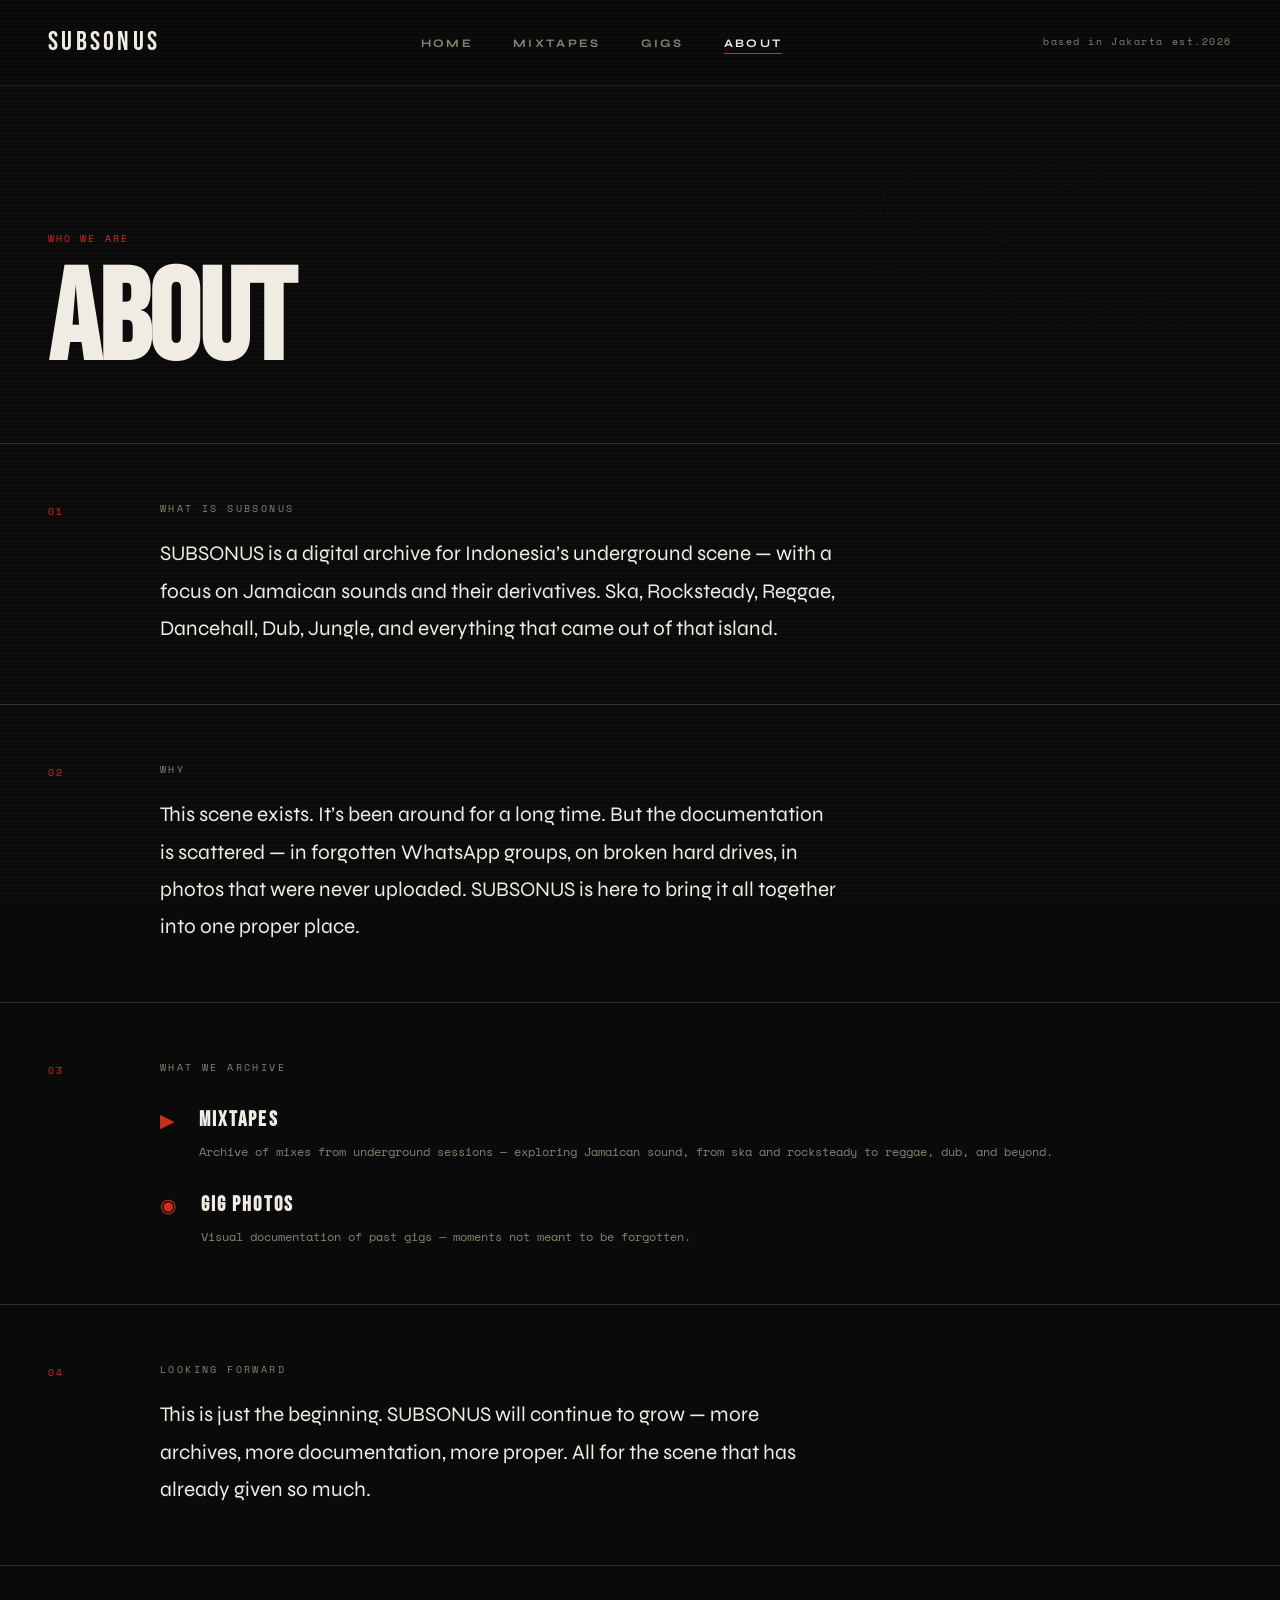
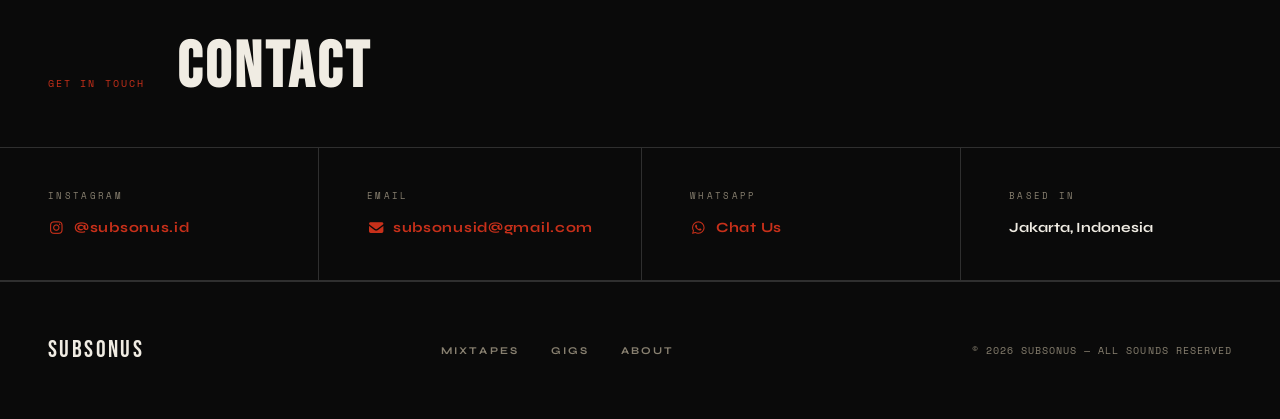
<file: html/about.html>
<!DOCTYPE html>
<html lang="id">
<head>
  <meta charset="UTF-8" />
  <meta name="viewport" content="width=device-width, initial-scale=1.0"/>

  <!-- SEO -->
  <title>About SUBSONUS | Indonesian Underground Sound Archive</title>
  <meta name="description" content="Learn about SUBSONUS, an archive documenting Indonesian underground music scene, mixtapes, gig moments, and Jamaican sound influence." />
  <meta name="keywords" content="about subsonus, underground music indonesia, reggae indonesia, sound system culture" />
  <meta name="author" content="SUBSONUS" />

  <!-- Canonical -->
  <link rel="canonical" href="https://subsonusid.netlify.app/html/about" />

  <!-- Open Graph -->
  <meta property="og:title" content="About SUBSONUS" />
  <meta property="og:description" content="Discover the story behind SUBSONUS and its role in documenting underground sound culture." />
  <meta property="og:image" content="https://subsonusid.com/image/og-image.jpg" />
  <meta property="og:url" content="https://subsonusid.com/html/mixtapes" />
  <meta property="og:type" content="article" />

  <!-- Twitter -->
  <meta name="twitter:card" content="summary_large_image" />
  <meta name="twitter:title" content="About SUBSONUS" />
  <meta name="twitter:description" content="Indonesian underground sound archive." />
  <meta name="twitter:image" content="https://subsonusid.netlify.app/html/about" />

  <!-- Theme -->
  <meta name="theme-color" content="#000000" />

  <!-- CSS -->
  <link rel="stylesheet" href="../css/style.css" />
  <link rel="stylesheet" href="../css/about.css" />

  <!-- Fonts -->
  <link href="https://fonts.googleapis.com/css2?family=Bebas+Neue&family=Space+Mono:ital,wght@0,400;0,700;1,400&family=Syne:wght@400;700;800&display=swap" rel="stylesheet"/>

  <!-- Icons -->
  <link rel="stylesheet" href="../fontawesome/css/all.min.css">

  <!-- Favicon -->
 <link rel="icon" href="/favicon.ico" type="image/x-icon">
<link rel="icon" type="image/svg+xml" href="/subsonus_favicon.svg">

<!-- Google tag (gtag.js) -->
<script async src="https://www.googletagmanager.com/gtag/js?id=G-J6DMFSLG07"></script>
<script>
  window.dataLayer = window.dataLayer || [];
  function gtag(){dataLayer.push(arguments);}
  gtag('js', new Date());

  gtag('config', 'G-J6DMFSLG07');
</script>

</head>
<body>

  <div class="noise"></div>

  <!-- NAV -->
  <nav class="nav">
    <div class="nav-logo">SUBSONUS</div>
    <ul class="nav-links">
      <li><a href="../index.html">HOME</a></li>
      <li><a href="mixtapes.html">MIXTAPES</a></li>
      <li><a href="gigs.html">GIGS</a></li>
      <li><a href="about.html" class="active">ABOUT</a></li>
    </ul>
    <button class="hamburger" id="hamburger">
      <span></span><span></span><span></span>
    </button>
    <div class="nav-tag">based in Jakarta est.2026</div>
  </nav>

  <!-- PAGE HEADER -->
  <header class="page-header">
    <div class="page-header-bg">ABOUT</div>
    <p class="page-eyebrow">WHO WE ARE</p>
    <h1 class="page-title">ABOUT</h1>
  </header>

  <!-- MAIN ABOUT SECTION -->
  <section class="about-wrap">

    <div class="about-statement">
      <div class="statement-num">01</div>
      <div class="statement-body">
        <span class="statement-tag">WHAT IS SUBSONUS</span>
        <p class="statement-text">
          SUBSONUS is a digital archive for Indonesia’s underground scene —
          with a focus on Jamaican sounds and their derivatives. Ska, Rocksteady,
          Reggae, Dancehall, Dub, Jungle, and everything that came out of that island.

        </p>
      </div>
    </div>

    <div class="about-statement">
      <div class="statement-num">02</div>
      <div class="statement-body">
        <span class="statement-tag">WHY</span>
        <p class="statement-text">
          This scene exists. It’s been around for a long time. But the documentation is scattered —
           in forgotten WhatsApp groups, on broken hard drives,
           in photos that were never uploaded. SUBSONUS is here
           to bring it all together into one proper place.
        </p>
      </div>
    </div>

    <div class="about-statement">
      <div class="statement-num">03</div>
      <div class="statement-body">
        <span class="statement-tag">WHAT WE ARCHIVE</span>
        <div class="archive-list">
          <div class="archive-item">
            <span class="archive-icon">▶</span>
            <div>
              <a href="mixtapes.html"><strong>MIXTAPES</strong></a>
               <p>Archive of mixes from underground sessions — exploring Jamaican sound, from ska and rocksteady to reggae, dub, and beyond.</p>
            </div>
          </div>
          <div class="archive-item">
            <span class="archive-icon">◉</span>
            <div>
              <a href="gigs.html"><strong>GIG PHOTOS</strong></a>
              <p>Visual documentation of past gigs — moments not meant to be forgotten.</p>
            </div>
          </div>
          <!-- <div class="archive-item">
            <span class="archive-icon">◈</span>
            <div>
              <strong>VINYL RECORDS</strong>
              <p>Pressing dan rilisan dari dalam scene. Artefak fisik dari musik yang kita cintai.</p>
            </div> -->
          </div>
        </div>
      </div>
    </div>

    <div class="about-statement">
      <div class="statement-num">04</div>
      <div class="statement-body">
        <span class="statement-tag">LOOKING FORWARD</span>
        <p class="statement-text">
          This is just the beginning. SUBSONUS will continue to grow —
           more archives, more documentation, more proper.
           All for the scene that has already given so much.
        </p>
      </div>
    </div>

  </section>

  <!-- CONTACT SECTION -->
  <section class="contact-wrap">
    <div class="contact-header">
      <span class="page-eyebrow">GET IN TOUCH</span>
      <h2 class="contact-title">CONTACT</h2>
    </div>

    <div class="contact-grid">

        <div class="contact-item">
    <span class="contact-label">INSTAGRAM</span>
    <a href="https://www.instagram.com/subsonus.id/" target="_blank" class="contact-link">
      <i class="fa-brands fa-instagram"></i> @subsonus.id 
    </a>
  </div>

  <div class="contact-item">
    <span class="contact-label">EMAIL</span>
    <a href="mailto:subsonusid@gmail.com" class="contact-link">
      <i class="fa-solid fa-envelope"></i> subsonusid@gmail.com 
    </a>
  </div>

  <div class="contact-item">
    <span class="contact-label">WHATSAPP</span>
    <a href="https://wa.me/6289510541786" target="_blank" class="contact-link">
      <i class="fa-brands fa-whatsapp"></i> Chat Us
    </a>
  </div>

      <div class="contact-item">
        <span class="contact-label">BASED IN</span>
        <span class="contact-text">Jakarta, Indonesia</span>
      </div>

    </div>
  </section>

  <!-- FOOTER -->
  <footer class="footer">
    <div class="footer-logo">SUBSONUS</div>
    <div class="footer-links">
      <a href="mixtapes.html">MIXTAPES</a>
      <a href="gigs.html">GIGS</a>
      <a href="about.html">ABOUT</a>
    </div>
    <div class="footer-copy">© 2026 SUBSONUS — ALL SOUNDS RESERVED</div>
  </footer>

  <script>
    const hamburger = document.getElementById('hamburger');
    const navLinks  = document.querySelector('.nav-links');
    hamburger.addEventListener('click', () => {
      hamburger.classList.toggle('open');
      navLinks.classList.toggle('open');
    });
  </script>

</body>
</html>
</file>
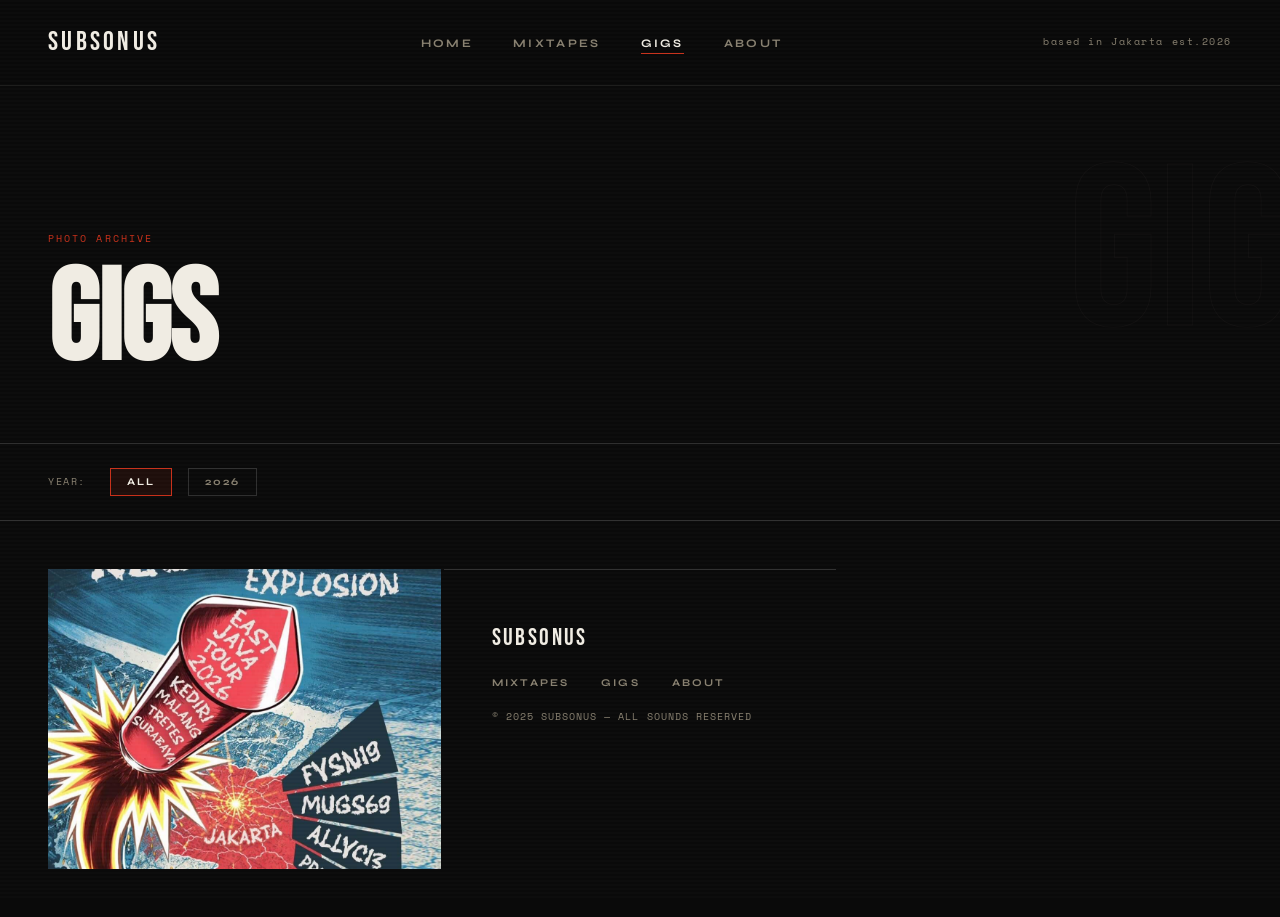
<file: html/gigs.html>
<!DOCTYPE html>
<html lang="id">
<head>
  <meta charset="UTF-8" />
  <meta name="viewport" content="width=device-width, initial-scale=1.0"/>

  <!-- SEO -->
  <title>SUBSONUS Gigs | Indonesian Reggae & Underground Events</title>
  <meta name="description" content="Explore SUBSONUS gig archive featuring Indonesian reggae events, underground music scenes, and sound system culture." />
  <meta name="keywords" content="subsonus gigs, reggae indonesia, gig archive, underground events, sound system indonesia" />
  <meta name="author" content="SUBSONUS" />

  <!-- Canonical -->
  <link rel="canonical" href="https://subsonusid.netlify.app/gigs.html" />

  <!-- Open Graph -->
  <meta property="og:title" content="SUBSONUS — Gig Archive" />
  <meta property="og:description" content="Browse Indonesian underground gigs, reggae events, and sound system culture documented by SUBSONUS." />
  <meta property="og:image" content="https://subsonusid.com/image/og-image.jpg" />
  <meta property="og:url" content="https://subsonusid.com/html/mixtapes" />
  <meta property="og:type" content="website" />

  <!-- Twitter -->
  <meta name="twitter:card" content="summary_large_image" />
  <meta name="twitter:title" content="SUBSONUS Gigs" />
  <meta name="twitter:description" content="Archive of Indonesian underground music events." />
  <meta name="twitter:image" content="https://subsonusid.netlify.app/assets/gigs-preview.jpg" />

  <!-- Theme -->
  <meta name="theme-color" content="#000000" />

  <!-- CSS -->
  <link rel="stylesheet" href="../css/style.css" />
  <link rel="stylesheet" href="../css/gigs.css">

  <!-- Fonts -->
  <link href="https://fonts.googleapis.com/css2?family=Bebas+Neue&family=Space+Mono:ital,wght@0,400;0,700;1,400&family=Syne:wght@400;700;800&display=swap" rel="stylesheet"/>

  <!-- Icons -->
  <link rel="stylesheet" href="../fontawesome/css/all.min.css">

  <!-- Favicon -->
  <link rel="icon" href="/favicon.ico" type="image/x-icon">
<link rel="icon" type="image/svg+xml" href="/subsonus_favicon.svg">

<!-- Google tag (gtag.js) -->
<script async src="https://www.googletagmanager.com/gtag/js?id=G-J6DMFSLG07"></script>
<script>
  window.dataLayer = window.dataLayer || [];
  function gtag(){dataLayer.push(arguments);}
  gtag('js', new Date());

  gtag('config', 'G-J6DMFSLG07');
</script>

</head>
<body>
  <div class="noise"></div>

  <nav class="nav">
    <div class="nav-logo">SUBSONUS</div>
    <ul class="nav-links">
      <li><a href="../index.html">HOME</a></li>
      <li><a href="mixtapes.html">MIXTAPES</a></li>
      <li><a href="gigs.html" class="active">GIGS</a></li>
       <li><a href="about.html">ABOUT</a></li>
    </ul>
    <button class="hamburger" id="hamburger">
    <span></span>
    <span></span>
    <span></span>
  </button>
    <div class="nav-tag">based in Jakarta est.2026</div>
  </nav>

  <header class="page-header">
    <div class="page-header-bg">GIG</div>
    <p class="page-eyebrow">PHOTO ARCHIVE</p>
    <h1 class="page-title">GIGS</h1>
  </header>

  <div class="filter-bar">
    <span class="filter-label">YEAR:</span>
    <button class="filter-btn active">ALL</button>
    <button class="filter-btn">2026</button>
  </div>

  <div class="main-grid">
    <div class="gig-grid">

      <div class="gig-item" data-year="2026">
  <a href="gig-gallery.html">
    <img src="../image/cover.jpg" alt="" />
    <div class="gig-overlay">
      <div class="gig-overlay-info">
        <h4>REGGAY EXPLOSION 2026</h4>
        <span>KEDIRI,MALANG,TRETES,SURABAYA · 28 MAR-APR 2026 · 47 foto</span>
      </div>
    </div>
  </a>
</div>

      <!-- <div class="gig-item">
        
        <div class="gig-overlay">
          <div class="gig-overlay-info">
            <h4>Collapse Series Vol.2</h4>
            <span>Basement X · Jan 2025 · 33 foto</span>
          </div>
        </div>
      </div>

      <div class="gig-item">
        <div class="gig-photo-placeholder" style="background:linear-gradient(135deg,#14100d,#0d0a14);">◉</div>
        <div class="gig-overlay">
          <div class="gig-overlay-info">
            <h4>Disko Gelap #04</h4>
            <span>Rooftop Blok M · Nov 2024 · 61 foto</span>
          </div>
        </div>
      </div>

      <div class="gig-item">
        <div class="gig-photo-placeholder" style="background:linear-gradient(135deg,#0a0f1a,#1a0f0a);">◉</div>
        <div class="gig-overlay">
          <div class="gig-overlay-info">
            <h4>Noise Night #03</h4>
            <span>Warung Tua · Sep 2024 · 28 foto</span>
          </div>
        </div>
      </div>

      <div class="gig-item">
        <div class="gig-photo-placeholder" style="background:linear-gradient(135deg,#0f1a0a,#0a0f1a);">◉</div>
        <div class="gig-overlay">
          <div class="gig-overlay-info">
            <h4>Gigs Bawah Tanah</h4>
            <span>Studio G · Jul 2024 · 44 foto</span>
          </div>
        </div>
      </div>

      <div class="gig-item">
        <div class="gig-photo-placeholder" style="background:linear-gradient(135deg,#1a0a14,#0a1a10);">◉</div>
        <div class="gig-overlay">
          <div class="gig-overlay-info">
            <h4>Malam Bising #06</h4>
            <span>Gudang, Jakarta · Mar 2024 · 52 foto</span>
          </div>
        </div>
      </div>

      <div class="gig-item">
        <div class="gig-photo-placeholder" style="background:linear-gradient(135deg,#14140a,#0a1414);">◉</div>
        <div class="gig-overlay">
          <div class="gig-overlay-info">
            <h4>Static Transmission</h4>
            <span>Club Malam · Dec 2023 · 39 foto</span>
          </div>
        </div>
      </div>

      <div class="gig-item">
        <div class="gig-photo-placeholder" style="background:linear-gradient(135deg,#0a0a1f,#1f0a0a);">◉</div>
        <div class="gig-overlay">
          <div class="gig-overlay-info">
            <h4>Collapse Series Vol.1</h4>
            <span>Parking Lot · Oct 2023 · 67 foto</span>
          </div>
        </div>
      </div>

      <div class="gig-item">
        <div class="gig-photo-placeholder" style="background:linear-gradient(135deg,#1a0a0d,#0d1a0a);">◉</div>
        <div class="gig-overlay">
          <div class="gig-overlay-info">
            <h4>Subterranean Live</h4>
            <span>Venue Unknown · Aug 2023 · 21 foto</span>
          </div>
        </div>
      </div>

    </div>
  </div> -->

  <footer class="footer">
    <div class="footer-logo">SUBSONUS</div>
    <div class="footer-links">
      <a href="mixtapes.html">MIXTAPES</a>
      <a href="gigs.html">GIGS</a>
      <a href="about.html">ABOUT</a>
    </div>
    <div class="footer-copy">© 2025 SUBSONUS — ALL SOUNDS RESERVED</div>
  </footer>
  

  <script>
  // Filter by tahun
  document.querySelectorAll('.filter-btn').forEach(btn => {
    btn.addEventListener('click', () => {
      document.querySelectorAll('.filter-btn').forEach(b => b.classList.remove('active'));
      btn.classList.add('active');

      const filter = btn.textContent.trim();

      document.querySelectorAll('.gig-item').forEach(item => {
        if (filter === 'ALL') {
          item.style.display = 'block';
        } else {
          item.style.display = item.dataset.year === filter ? 'block' : 'none';
        }
      });
    });
  });
</script>
  <script>
  const hamburger = document.getElementById('hamburger');
  const navLinks = document.querySelector('.nav-links');

  hamburger.addEventListener('click', () => {
    hamburger.classList.toggle('open');
    navLinks.classList.toggle('open');
  });
</script>
</body>
</html>
</file>
<file: css/style.css>
/* ============================================
   SUBSONUS — GLOBAL STYLES
   Nav, Footer, Base, Page Header, Filter Bar
   ============================================ */

/* ── VARIABLES ── */
:root {
  --black:    #0a0a0a;
  --white:    #f0ece3;
  --cream:    #d9d3c5;
  --red:      #c8301a;
  --red-dim:  #8a1f0f;
  --grey:     #1e1e1e;
  --grey-mid: #2f2f2f;
  --grey-lt:  #888070;
  --accent:   #e8b84b;

  --font-display: 'Bebas Neue', sans-serif;
  --font-body:    'Space Mono', monospace;
  --font-ui:      'Syne', sans-serif;
}

/* ── RESET ── */
*, *::before, *::after { box-sizing: border-box; margin: 0; padding: 0; }
html { scroll-behavior: smooth; }
a { color: inherit; text-decoration: none; }

/* ── BASE ── */
body {
  background: var(--black);
  color: var(--white);
  font-family: var(--font-body);
  font-size: 14px;
  line-height: 1.7;
  overflow-x: hidden;
  cursor: default;
  padding-top: 70px;
}

/* ── PAGE TRANSITION ── */
body {
  animation: fadeIn 0.3s ease;
}

@keyframes fadeIn {
  from { opacity: 0; }
  to   { opacity: 1; }
}

/* ── NOISE OVERLAY ── */
/* FIX: ganti SVG noise (bikin glitch di Chrome/mobile) pakai pure CSS */
.noise {
  pointer-events: none;
  position: fixed;
  inset: 0;
  z-index: 9999;
  background-image: 
    repeating-linear-gradient(
      0deg,
      transparent,
      transparent 2px,
      rgba(255,255,255,0.015) 2px,
      rgba(255,255,255,0.015) 4px
    );
}

/* ── NAV ── */
/* FIX: hapus will-change & transform yang bikin glitch, tambah backdrop-filter */
.nav {
  position: fixed;
  top: 0; left: 0; right: 0;
  z-index: 1000;
  display: flex;
  align-items: center;
  justify-content: space-between;
  padding: 1.2rem 3rem;
  background: rgba(10,10,10,0.97);
  border-bottom: 1px solid rgba(240,236,227,0.08);
  -webkit-backdrop-filter: blur(8px);
  backdrop-filter: blur(8px);
}

.nav-logo {
  font-family: var(--font-display);
  font-size: 1.7rem;
  letter-spacing: 0.12em;
  color: var(--white);
}

.nav-links {
  display: flex;
  list-style: none;
  gap: 2.5rem;
}

.nav-links a {
  font-family: var(--font-ui);
  font-size: 0.72rem;
  font-weight: 700;
  letter-spacing: 0.2em;
  color: var(--grey-lt);
  transition: color 0.2s;
  position: relative;
}

.nav-links a::after {
  content: '';
  position: absolute;
  bottom: -4px; left: 0;
  width: 0; height: 1px;
  background: var(--red);
  transition: width 0.3s;
}

.nav-links a:hover,
.nav-links a.active { color: var(--white); }

.nav-links a:hover::after,
.nav-links a.active::after { width: 100%; }

.nav-tag {
  font-family: var(--font-body);
  font-size: 0.65rem;
  color: var(--grey-lt);
  letter-spacing: 0.15em;
}

/* ── FOOTER ── */
.footer {
  padding: 3rem;
  display: flex;
  align-items: center;
  justify-content: space-between;
  flex-wrap: wrap;
  gap: 1rem;
  border-top: 1px solid var(--grey-mid);
}

.footer-logo {
  font-family: var(--font-display);
  font-size: 1.5rem;
  letter-spacing: 0.1em;
  color: var(--white);
}

.footer-links {
  display: flex;
  gap: 2rem;
}

.footer-links a {
  font-family: var(--font-ui);
  font-size: 0.65rem;
  font-weight: 700;
  letter-spacing: 0.2em;
  color: var(--grey-lt);
  transition: color 0.2s;
}

.footer-links a:hover { color: var(--white); }

.footer-copy {
  font-size: 0.65rem;
  color: var(--grey-lt);
  letter-spacing: 0.1em;
}

/* ── PAGE HEADER (shared across inner pages) ── */
.page-header {
  padding: 10rem 3rem 4rem;
  border-bottom: 1px solid var(--grey-mid);
  position: relative;
  overflow: hidden;
}

.page-header-bg {
  position: absolute;
  right: -0.05em;
  top: 50%;
  transform: translateY(-50%);
  font-family: var(--font-display);
  font-size: clamp(8rem, 18vw, 22rem);
  color: transparent;
  -webkit-text-stroke: 1px rgba(240,236,227,0.03);
  line-height: 1;
  pointer-events: none;
  user-select: none;
}

.page-eyebrow {
  font-family: var(--font-body);
  font-size: 0.65rem;
  color: var(--red);
  letter-spacing: 0.2em;
  margin-bottom: 1rem;
}

.page-title {
  font-family: var(--font-display);
  font-size: clamp(4rem, 10vw, 10rem);
  line-height: 0.9;
  letter-spacing: -0.01em;
  color: var(--white);
}

/* ── FILTER BAR (shared across inner pages) ── */
.filter-bar {
  padding: 1.5rem 3rem;
  display: flex;
  gap: 1rem;
  border-bottom: 1px solid var(--grey-mid);
  flex-wrap: wrap;
  align-items: center;
}

.filter-label {
  font-family: var(--font-body);
  font-size: 0.65rem;
  color: var(--grey-lt);
  letter-spacing: 0.15em;
  margin-right: 0.5rem;
}

.filter-btn {
  background: none;
  border: 1px solid var(--grey-mid);
  color: var(--grey-lt);
  font-family: var(--font-ui);
  font-size: 0.65rem;
  font-weight: 700;
  letter-spacing: 0.2em;
  padding: 0.4rem 1rem;
  cursor: pointer;
  transition: all 0.2s;
}

.filter-btn:hover,
.filter-btn.active {
  border-color: var(--red);
  color: var(--white);
  background: rgba(200,48,26,0.1);
}

/* ── MAIN CONTENT WRAPPER ── */
.main-grid { padding: 3rem; }

/* ── GLOBAL RESPONSIVE ── */
@media (max-width: 900px) {
  .nav { padding: 1rem 1.5rem; }
  .nav-tag { display: none; }
  .footer { padding: 2rem 1.5rem; flex-direction: column; text-align: center; }
  .page-header { padding: 7rem 1.5rem 3rem; }
  .filter-bar { padding: 1.2rem 1.5rem; }
  .main-grid { padding: 1.5rem; }
}

@media (max-width: 600px) {
  .nav-links { gap: 1.2rem; }
}

/* ── HAMBURGER ── */
.hamburger {
  display: none;
  flex-direction: column;
  gap: 5px;
  cursor: pointer;
  background: none;
  border: none;
  padding: 4px;
}

.hamburger span {
  display: block;
  width: 24px;
  height: 2px;
  background: var(--white);
  transition: all 0.3s;
}

.hamburger.open span:nth-child(1) { transform: translateY(7px) rotate(45deg); }
.hamburger.open span:nth-child(2) { opacity: 0; }
.hamburger.open span:nth-child(3) { transform: translateY(-7px) rotate(-45deg); }

@media (max-width: 768px) {
  .hamburger { display: flex; }

  .nav-links {
    display: none;
    position: absolute;
    top: 100%;
    left: 0; right: 0;
    background: rgba(10,10,10,0.97);
    flex-direction: column;
    padding: 1.5rem 2rem;
    gap: 1.5rem;
    border-bottom: 1px solid var(--grey-mid);
  }

  .nav-links.open { display: flex; }
}

html, body {
  height: auto;
  overflow-x: hidden;
}

section {
  min-height: auto;
}
</file>
<file: css/about.css>
/* ============================================
   SUBSONUS — ABOUT PAGE STYLES
   ============================================ */

/* ── ABOUT WRAP ── */
.about-wrap {
  border-bottom: 1px solid var(--grey-mid);
}

/* ── STATEMENT BLOCKS ── */
.about-statement {
  display: grid;
  grid-template-columns: 80px 1fr;
  border-bottom: 1px solid var(--grey-mid);
  padding: 3.5rem 3rem;
  gap: 2rem;
  transition: background 0.3s;
}

.about-statement:hover {
  background: var(--grey);
}

.about-statement:last-child {
  border-bottom: none;
}

.statement-num {
  font-family: var(--font-body);
  font-size: 0.65rem;
  color: var(--red);
  letter-spacing: 0.2em;
  padding-top: 0.2rem;
}

.statement-body {
  display: flex;
  flex-direction: column;
  gap: 1.2rem;
}

.statement-tag {
  font-family: var(--font-body);
  font-size: 0.6rem;
  color: var(--grey-lt);
  letter-spacing: 0.25em;
}

.statement-text {
  font-family: var(--font-ui);
  font-size: clamp(1rem, 2vw, 1.3rem);
  color: var(--white);
  line-height: 1.8;
  max-width: 680px;
  font-weight: 400;
}

/* ── ARCHIVE LIST ── */
.archive-list {
  display: flex;
  flex-direction: column;
  gap: 1.5rem;
  margin-top: 0.5rem;
}

.archive-item {
  display: flex;
  align-items: flex-start;
  gap: 1.5rem;
}

.archive-icon {
  font-size: 1.2rem;
  color: var(--red);
  margin-top: 0.1rem;
  flex-shrink: 0;
}

.archive-item strong {
  font-family: var(--font-display);
  font-size: 1.3rem;
  letter-spacing: 0.1em;
  color: var(--white);
  display: block;
  margin-bottom: 0.3rem;
}

.archive-item a strong {
  font-family: var(--font-display);
  font-size: 1.3rem;
  letter-spacing: 0.1em;
  color: var(--white);
  display: block;
  margin-bottom: 0.3rem;
  transition: color 0.2s, letter-spacing 0.2s;  /* ← tambahin */
}

.archive-item a:hover strong {
  color: var(--red);
  letter-spacing: 0.2em;  /* ← tambahin */
}

.archive-item p {
  font-family: var(--font-body);
  font-size: 0.72rem;
  color: var(--grey-lt);
  line-height: 1.8;
}

/* ── CONTACT SECTION ── */
.contact-wrap {
  border-bottom: 1px solid var(--grey-mid);
}

.contact-header {
  padding: 3rem 3rem 1.5rem;
  border-bottom: 1px solid var(--grey-mid);
  display: flex;
  align-items: baseline;
  gap: 2rem;
}

.contact-title {
  font-family: var(--font-display);
  font-size: clamp(2.5rem, 5vw, 5rem);
  color: var(--white);
  letter-spacing: 0.05em;
}

.contact-grid {
  display: grid;
  grid-template-columns: repeat(4, 1fr);
  border-top: none;
}

.contact-item {
  padding: 2.5rem 3rem;
  border-right: 1px solid var(--grey-mid);
  display: flex;
  flex-direction: column;
  gap: 0.8rem;
  transition: background 0.2s;
}

.contact-item:last-child {
  border-right: none;
}

.contact-item:hover {
  background: var(--grey);
}

.contact-label {
  font-family: var(--font-body);
  font-size: 0.58rem;
  color: var(--grey-lt);
  letter-spacing: 0.25em;
}

.contact-link {
  font-family: var(--font-ui);
  font-size: 0.88rem;
  font-weight: 700;
  color: var(--red);
  text-decoration: none;
  letter-spacing: 0.05em;
  transition: color 0.2s, letter-spacing 0.2s;
  display: flex;          /* ← tambahin */
  align-items: center;    /* ← tambahin */
  gap: 0.5rem; 
}
.contact-link i {
  font-size: 0.9rem;
  white-space: nowrap;
}

.contact-link:hover {
  color: var(--white);
  letter-spacing: 0.1em;
}

.contact-text {
  font-family: var(--font-ui);
  font-size: 0.88rem;
  font-weight: 700;
  color: var(--white);
}

/* ── RESPONSIVE ── */
@media (max-width: 900px) {
  .about-statement {
    grid-template-columns: 40px 1fr;
    padding: 2.5rem 1.5rem;
    gap: 1rem;
  }

  .contact-header { padding: 2rem 1.5rem 1rem; }

  .contact-grid {
    grid-template-columns: 1fr 1fr;
  }

  .contact-item {
    padding: 1.8rem 1.5rem;
    border-bottom: 1px solid var(--grey-mid);
  }

  .contact-item:nth-child(2n) { border-right: none; }
}

@media (max-width: 600px) {
  .contact-grid { grid-template-columns: 1fr; }
  .contact-item { border-right: none; }
  .archive-item { flex-direction: column; gap: 0.5rem; }
}
</file>
<file: css/gigs.css>
/* ============================================
   SUBSONUS — GIGS PAGE STYLES
   ============================================ */

/* ── GIG MASONRY GRID ── */
.gig-grid {
  columns: 3;
  gap: 3px;
}

.gig-item {
  break-inside: avoid;
  margin-bottom: 3px;
  background: var(--grey);
  position: relative;
  overflow: hidden;
  cursor: zoom-in;
  height: 300px;
}
.gig-item img {
  width: 100%;
  height: 100%;
  object-fit: cover;
  object-position: center;
  display: block;
}

.gig-photo-placeholder {
  width: 100%;
  display: flex;
  align-items: center;
  justify-content: center;
  font-size: 5rem;
  color: rgba(240,236,227,0.04);
  background: linear-gradient(135deg, var(--grey), #111);
}

/* Varied aspect ratios for masonry feel */
.gig-item:nth-child(3n+1) .gig-photo-placeholder { aspect-ratio: 3/4; }
.gig-item:nth-child(3n+2) .gig-photo-placeholder { aspect-ratio: 1/1; }
.gig-item:nth-child(3n)   .gig-photo-placeholder { aspect-ratio: 4/3; }

/* ── HOVER OVERLAY ── */
.gig-overlay {
  position: absolute;
  inset: 0;
  background: linear-gradient(to top, rgba(10,10,10,0.9), transparent 50%);
  opacity: 0;
  transition: opacity 0.3s;
  display: flex;
  align-items: flex-end;
  padding: 1.2rem;
}

.gig-item:hover .gig-overlay { opacity: 1; }

.gig-overlay-info h4 {
  font-family: var(--font-ui);
  font-weight: 700;
  font-size: 0.85rem;
  color: var(--white);
}

.gig-overlay-info span {
  font-size: 0.65rem;
  color: var(--grey-lt);
}


/* ── RESPONSIVE ── */
@media (max-width: 900px) {
  .gig-grid { columns: 2; }
}

@media (max-width: 600px) {
  .gig-grid { columns: 1; }
}
</file>
